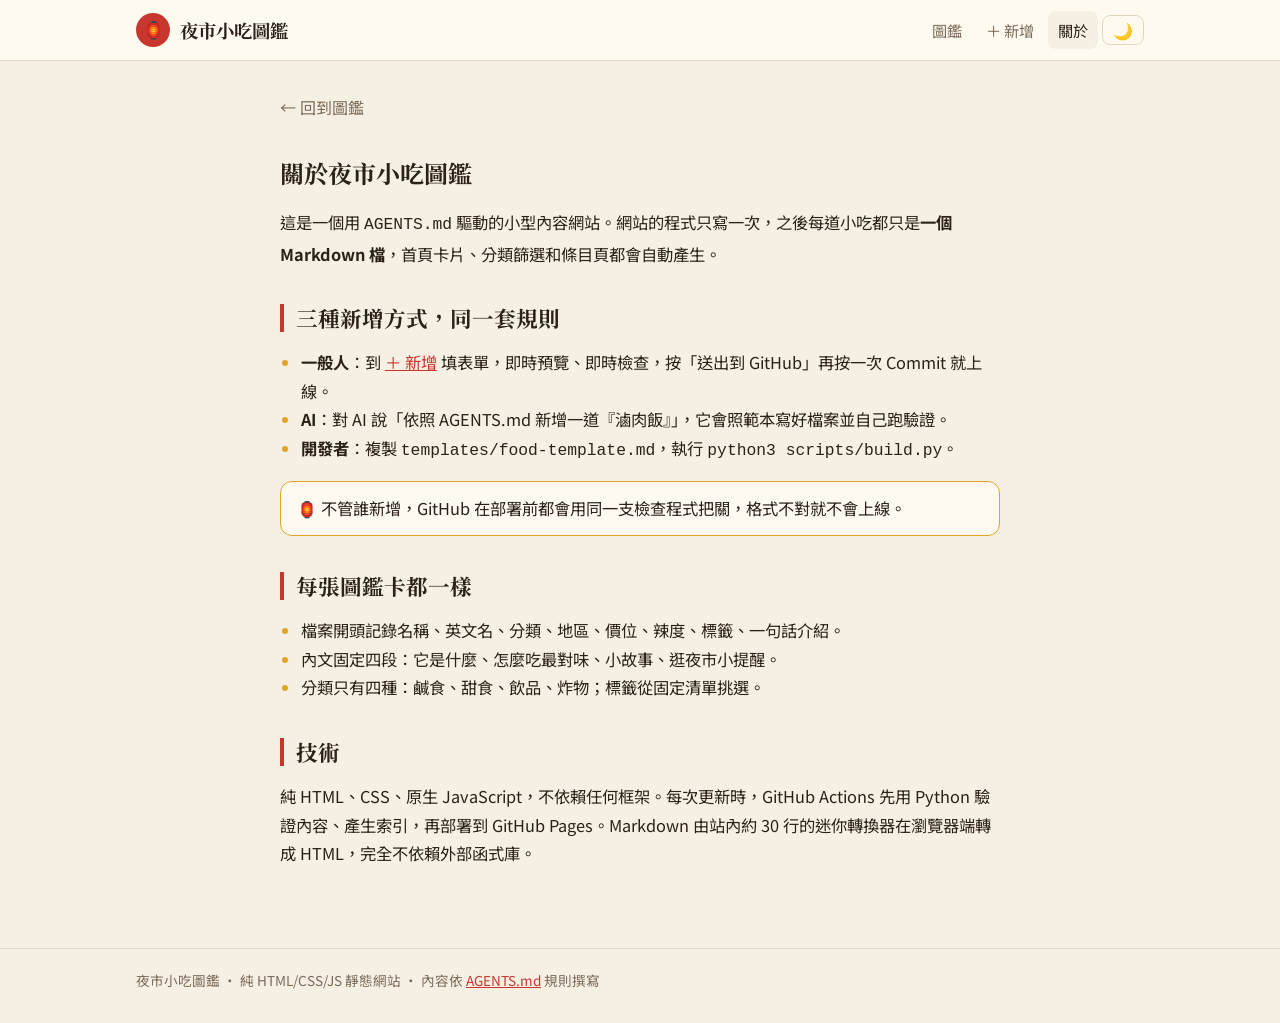
<file: about.html>
<!doctype html>
<html lang="zh-Hant">
<head>
  <meta charset="utf-8">
  <meta name="viewport" content="width=device-width, initial-scale=1">
  <link rel="preconnect" href="https://fonts.googleapis.com">
  <link rel="preconnect" href="https://fonts.gstatic.com" crossorigin>
  <link href="https://fonts.googleapis.com/css2?family=Noto+Sans+TC:wght@400;500;700&family=Noto+Serif+TC:wght@700&display=swap" rel="stylesheet">
  <link rel="stylesheet" href="assets/css/style.css">
  <link rel="icon" href="data:image/svg+xml,<svg xmlns=%22http://www.w3.org/2000/svg%22 viewBox=%220 0 100 100%22><text y=%22.9em%22 font-size=%2290%22>🏮</text></svg>">
  <title>關於本站｜夜市小吃圖鑑</title>
  <meta name="description" content="夜市小吃圖鑑的設計理念與內容撰寫規則。">
</head>
<body>
  <header class="site-header">
    <div class="wrap">
      <a class="brand" href="index.html"><span class="brand-mark">🏮</span><span>夜市小吃圖鑑</span></a>
      <nav class="nav">
        <a href="index.html">圖鑑</a>
        <a href="add.html">＋ 新增</a>
        <a href="about.html" aria-current="page">關於</a>
        <button class="theme-btn" type="button" aria-label="切換深淺色">🌙</button>
      </nav>
    </div>
  </header>
  <main class="wrap">
    <article class="entry prose">
      <a class="back" href="index.html">← 回到圖鑑</a>
      <h1>關於夜市小吃圖鑑</h1>
      <p>這是一個用 <code>AGENTS.md</code> 驅動的小型內容網站。網站的程式只寫一次，之後每道小吃都只是<strong>一個 Markdown 檔</strong>，首頁卡片、分類篩選和條目頁都會自動產生。</p>

      <h2>三種新增方式，同一套規則</h2>
      <ul>
        <li><strong>一般人</strong>：到 <a href="add.html">＋ 新增</a> 填表單，即時預覽、即時檢查，按「送出到 GitHub」再按一次 Commit 就上線。</li>
        <li><strong>AI</strong>：對 AI 說「依照 AGENTS.md 新增一道『滷肉飯』」，它會照範本寫好檔案並自己跑驗證。</li>
        <li><strong>開發者</strong>：複製 <code>templates/food-template.md</code>，執行 <code>python3 scripts/build.py</code>。</li>
      </ul>
      <blockquote><p>不管誰新增，GitHub 在部署前都會用同一支檢查程式把關，格式不對就不會上線。</p></blockquote>

      <h2>每張圖鑑卡都一樣</h2>
      <ul>
        <li>檔案開頭記錄名稱、英文名、分類、地區、價位、辣度、標籤、一句話介紹。</li>
        <li>內文固定四段：它是什麼、怎麼吃最對味、小故事、逛夜市小提醒。</li>
        <li>分類只有四種：鹹食、甜食、飲品、炸物；標籤從固定清單挑選。</li>
      </ul>

      <h2>技術</h2>
      <p>純 HTML、CSS、原生 JavaScript，不依賴任何框架。每次更新時，GitHub Actions 先用 Python 驗證內容、產生索引，再部署到 GitHub Pages。Markdown 由站內約 30 行的迷你轉換器在瀏覽器端轉成 HTML，完全不依賴外部函式庫。</p>
    </article>
  </main>
  <footer class="site-footer">
    <div class="wrap">夜市小吃圖鑑 · 純 HTML/CSS/JS 靜態網站 · 內容依 <a href="https://github.com/laugwang/night-market-guide/blob/main/AGENTS.md">AGENTS.md</a> 規則撰寫</div>
  </footer>
  <script src="assets/js/common.js"></script>
</body>
</html>
</file>
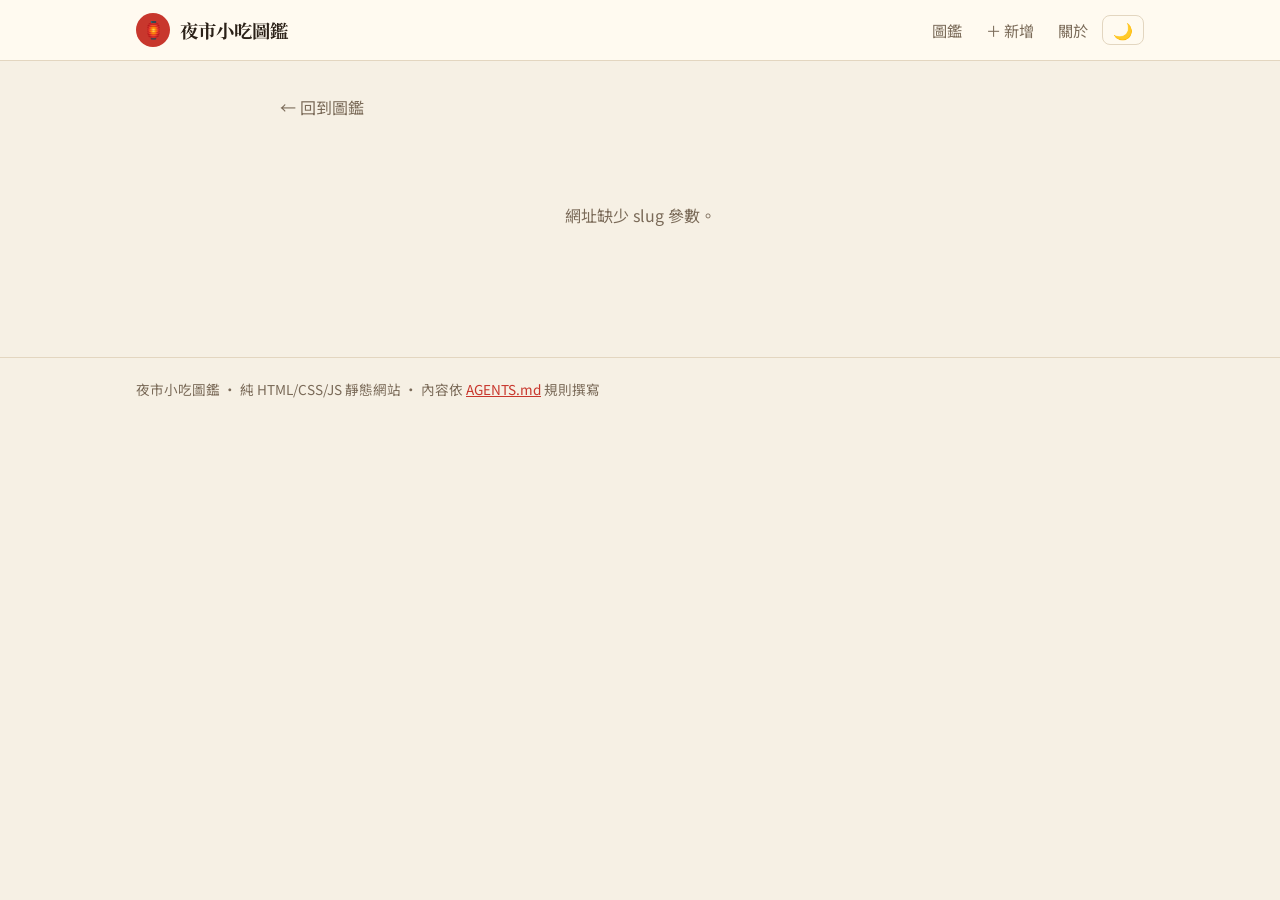
<file: food.html>
<!doctype html>
<html lang="zh-Hant">
<head>
  <meta charset="utf-8">
  <meta name="viewport" content="width=device-width, initial-scale=1">
  <link rel="preconnect" href="https://fonts.googleapis.com">
  <link rel="preconnect" href="https://fonts.gstatic.com" crossorigin>
  <link href="https://fonts.googleapis.com/css2?family=Noto+Sans+TC:wght@400;500;700&family=Noto+Serif+TC:wght@700&display=swap" rel="stylesheet">
  <link rel="stylesheet" href="assets/css/style.css">
  <link rel="icon" href="data:image/svg+xml,<svg xmlns=%22http://www.w3.org/2000/svg%22 viewBox=%220 0 100 100%22><text y=%22.9em%22 font-size=%2290%22>🏮</text></svg>">
  <title>夜市小吃圖鑑</title>
  <meta name="description" content="夜市小吃圖鑑條目">
</head>
<body>
  <header class="site-header">
    <div class="wrap">
      <a class="brand" href="index.html"><span class="brand-mark">🏮</span><span>夜市小吃圖鑑</span></a>
      <nav class="nav">
        <a href="index.html">圖鑑</a>
        <a href="add.html">＋ 新增</a>
        <a href="about.html">關於</a>
        <button class="theme-btn" type="button" aria-label="切換深淺色">🌙</button>
      </nav>
    </div>
  </header>
  <main class="wrap">
    <div id="entry" class="entry"><p class="empty">載入中…</p></div>
  </main>
  <footer class="site-footer">
    <div class="wrap">夜市小吃圖鑑 · 純 HTML/CSS/JS 靜態網站 · 內容依 <a href="https://github.com/laugwang/night-market-guide/blob/main/AGENTS.md">AGENTS.md</a> 規則撰寫</div>
  </footer>
  <script src="assets/js/common.js"></script>
  <script src="assets/js/food.js"></script>
</body>
</html>
</file>
<file: assets/css/style.css>
/* 夜市小吃圖鑑 — 唯一樣式表
   規則：所有顏色只能用下方 token，禁止在其他地方寫死色碼（見 AGENTS.md §5） */

:root {
  --bg: #f6f0e4;
  --surface: #fffaf0;
  --ink: #2b2118;
  --muted: #7a6a58;
  --lantern: #c8372d;
  --amber: #e0a526;
  --line: #e3d6c0;
  --shadow: 0 1px 2px rgb(60 40 20 / 0.06), 0 6px 18px rgb(60 40 20 / 0.08);
  --radius: 16px;
  --font-sans: "Noto Sans TC", system-ui, sans-serif;
  --font-serif: "Noto Serif TC", Georgia, serif;
  color-scheme: light;
}

@media (prefers-color-scheme: dark) {
  :root:not([data-theme="light"]) {
    --bg: #17130f;
    --surface: #221c16;
    --ink: #f1e7d6;
    --muted: #a8987f;
    --lantern: #ff6a5c;
    --amber: #f2bf4a;
    --line: #3a3027;
    --shadow: 0 1px 2px rgb(0 0 0 / 0.3), 0 6px 18px rgb(0 0 0 / 0.35);
    color-scheme: dark;
  }
}
:root[data-theme="dark"] {
  --bg: #17130f;
  --surface: #221c16;
  --ink: #f1e7d6;
  --muted: #a8987f;
  --lantern: #ff6a5c;
  --amber: #f2bf4a;
  --line: #3a3027;
  --shadow: 0 1px 2px rgb(0 0 0 / 0.3), 0 6px 18px rgb(0 0 0 / 0.35);
  color-scheme: dark;
}

* { box-sizing: border-box; }
html { -webkit-text-size-adjust: 100%; }
body {
  margin: 0;
  background: var(--bg);
  color: var(--ink);
  font-family: var(--font-sans);
  line-height: 1.75;
  overflow-x: hidden;
}
a { color: var(--lantern); }
h1, h2, h3 { font-family: var(--font-serif); line-height: 1.3; }

.wrap { max-width: 1040px; margin: 0 auto; padding: 0 16px; }

/* ---------- Header ---------- */
.site-header {
  border-bottom: 1px solid var(--line);
  background: var(--surface);
  position: sticky; top: 0; z-index: 10;
}
.site-header .wrap {
  display: flex; align-items: center; justify-content: space-between;
  gap: 12px; min-height: 60px;
}
.brand {
  display: flex; align-items: center; gap: 10px;
  color: var(--ink); text-decoration: none;
  font-family: var(--font-serif); font-weight: 700; font-size: 1.15rem;
}
.brand-mark {
  width: 34px; height: 34px; border-radius: 50%;
  display: grid; place-items: center;
  background: var(--lantern); color: var(--surface); font-size: 1.05rem;
}
.nav { display: flex; align-items: center; gap: 4px; }
.nav a, .theme-btn {
  color: var(--muted); text-decoration: none; font-size: 0.95rem;
  padding: 6px 10px; border-radius: 8px;
}
.nav a:hover, .nav a[aria-current="page"] { color: var(--ink); background: var(--bg); }
.theme-btn {
  border: 1px solid var(--line); background: transparent; cursor: pointer;
  font: inherit; line-height: 1;
}

/* ---------- Hero ---------- */
.hero { padding: 48px 0 24px; }
.hero h1 { font-size: clamp(1.9rem, 5vw, 2.8rem); margin: 0 0 8px; }
.hero h1 em { font-style: normal; color: var(--lantern); }
.hero p { color: var(--muted); margin: 0; max-width: 36em; }

/* ---------- Toolbar ---------- */
.toolbar { display: flex; flex-wrap: wrap; gap: 10px; align-items: center; margin: 24px 0 8px; }
.search {
  flex: 1 1 240px; min-width: 0;
  padding: 10px 14px; border-radius: 999px;
  border: 1px solid var(--line); background: var(--surface); color: var(--ink);
  font: inherit;
}
.search:focus { outline: 2px solid var(--amber); outline-offset: 1px; }
.chips { display: flex; flex-wrap: wrap; gap: 6px; }
.chip {
  border: 1px solid var(--line); background: var(--surface); color: var(--muted);
  padding: 6px 12px; border-radius: 999px; cursor: pointer; font: inherit; font-size: 0.9rem;
}
.chip[aria-pressed="true"] { background: var(--lantern); border-color: var(--lantern); color: var(--surface); }
.count { color: var(--muted); font-size: 0.9rem; margin: 8px 0 16px; }

/* ---------- Cards ---------- */
.grid {
  display: grid; gap: 16px;
  grid-template-columns: repeat(auto-fill, minmax(min(100%, 280px), 1fr));
  padding-bottom: 48px;
}
.card {
  position: relative; display: flex; flex-direction: column; gap: 6px;
  background: var(--surface); border: 1px solid var(--line); border-radius: var(--radius);
  padding: 18px; color: var(--ink); text-decoration: none; box-shadow: var(--shadow);
  transition: transform .15s ease, border-color .15s ease;
}
.card:hover { transform: translateY(-2px); border-color: var(--amber); }
.card-top { display: flex; justify-content: space-between; align-items: flex-start; }
.stamp {
  width: 52px; height: 52px; border-radius: 50%;
  display: grid; place-items: center; font-size: 1.6rem;
  background: var(--bg); border: 2px dashed var(--lantern);
}
.badge {
  font-size: 0.78rem; padding: 2px 10px; border-radius: 999px;
  border: 1px solid var(--lantern); color: var(--lantern);
}
.card h3 { margin: 8px 0 0; font-size: 1.3rem; }
.card .en { color: var(--muted); font-size: 0.85rem; letter-spacing: .02em; }
.card .summary { margin: 4px 0 8px; font-size: 0.95rem; }
.meta { display: flex; flex-wrap: wrap; gap: 6px 14px; margin-top: auto; font-size: 0.85rem; color: var(--muted); }
.meta b { color: var(--ink); font-weight: 500; }
.tags { display: flex; flex-wrap: wrap; gap: 6px; }
.tag { font-size: 0.78rem; color: var(--muted); background: var(--bg); padding: 1px 8px; border-radius: 6px; }

.empty { text-align: center; color: var(--muted); padding: 48px 0; }

/* ---------- Entry page ---------- */
.entry { max-width: 720px; margin: 0 auto; padding: 32px 0 64px; }
.back { display: inline-block; margin-bottom: 16px; text-decoration: none; color: var(--muted); }
.back:hover { color: var(--lantern); }
.entry-head {
  display: grid; grid-template-columns: auto 1fr; gap: 16px; align-items: center;
  background: var(--surface); border: 1px solid var(--line); border-radius: var(--radius);
  padding: 20px; box-shadow: var(--shadow);
}
.entry-head .stamp { width: 76px; height: 76px; font-size: 2.4rem; }
.entry-head h1 { margin: 0; font-size: clamp(1.7rem, 5vw, 2.3rem); }
.entry-head .en { color: var(--muted); }
.entry-facts {
  display: grid; grid-template-columns: repeat(auto-fit, minmax(120px, 1fr));
  gap: 10px; margin: 16px 0 8px;
}
.fact { background: var(--surface); border: 1px solid var(--line); border-radius: 12px; padding: 10px 14px; }
.fact small { display: block; color: var(--muted); font-size: 0.78rem; }
.fact span { font-weight: 500; }

.prose h2 {
  margin: 36px 0 10px; font-size: 1.35rem;
  padding-left: 12px; border-left: 4px solid var(--lantern);
}
.prose p, .prose li { font-size: 1.02rem; }
.prose ul { padding-left: 1.3em; }
.prose li::marker { color: var(--amber); }
.prose blockquote {
  margin: 12px 0; padding: 12px 16px; border-radius: 12px;
  background: var(--surface); border: 1px solid var(--amber);
}
.prose blockquote p { margin: 0; }
.prose blockquote::before { content: "🏮 "; }
.prose blockquote p { display: inline; }

.pager { display: flex; justify-content: space-between; gap: 12px; margin-top: 40px; flex-wrap: wrap; }
.pager a {
  flex: 1 1 200px; text-decoration: none; color: var(--ink);
  background: var(--surface); border: 1px solid var(--line); border-radius: 12px; padding: 12px 16px;
}
.pager a:hover { border-color: var(--amber); }
.pager small { display: block; color: var(--muted); }
.pager .next { text-align: right; }

/* ---------- Footer ---------- */
.site-footer { border-top: 1px solid var(--line); color: var(--muted); font-size: 0.85rem; padding: 20px 0 32px; }

@media (max-width: 480px) {
  .hero { padding-top: 32px; }
  .nav a { padding: 6px 6px; }
  .brand span:last-child { font-size: 1rem; }
}

/* ---------- 新增表單 add.html ---------- */
.add-layout {
  display: grid; gap: 24px; align-items: start; padding-bottom: 48px;
  grid-template-columns: minmax(0, 1fr) minmax(0, 380px);
}
@media (max-width: 860px) { .add-layout { grid-template-columns: minmax(0, 1fr); } }
.add-form fieldset {
  border: 1px solid var(--line); border-radius: var(--radius); background: var(--surface);
  padding: 8px 18px 18px; margin: 0 0 16px; min-width: 0;
}
.add-form legend { font-family: var(--font-serif); font-weight: 700; padding: 0 6px; }
.field { display: flex; flex-direction: column; gap: 6px; margin-top: 14px; font-weight: 500; min-width: 0; }
.field-row { display: grid; gap: 0 16px; grid-template-columns: repeat(auto-fit, minmax(200px, 1fr)); }
.req { color: var(--lantern); }
.hint { color: var(--muted); font-weight: 400; font-size: 0.82rem; }
.add-form input:not([type="radio"]):not([type="checkbox"]), .add-form textarea {
  width: 100%; padding: 9px 12px; border-radius: 10px; font: inherit; font-weight: 400;
  border: 1px solid var(--line); background: var(--bg); color: var(--ink);
}
.add-form textarea { resize: vertical; line-height: 1.6; }
.add-form input:focus, .add-form textarea:focus { outline: 2px solid var(--amber); outline-offset: 1px; }
.price-row { display: flex; align-items: center; gap: 8px; }
.price-row span { color: var(--muted); font-weight: 400; }
.emoji-input { max-width: 200px; }
.emoji-row, .choice-row { display: flex; flex-wrap: wrap; gap: 6px; }
.emoji-btn {
  width: 40px; height: 40px; font-size: 1.3rem; cursor: pointer; border-radius: 10px;
  border: 1px solid var(--line); background: var(--bg);
}
.emoji-btn[aria-pressed="true"] { border: 2px solid var(--lantern); }
.chip-choice { position: relative; }
.chip-choice input { position: absolute; opacity: 0; inset: 0; cursor: pointer; margin: 0; }
.chip-choice span {
  display: inline-block; padding: 5px 12px; border-radius: 999px; font-weight: 400; font-size: 0.9rem;
  border: 1px solid var(--line); background: var(--bg); color: var(--muted);
}
.chip-choice input:checked + span { background: var(--lantern); border-color: var(--lantern); color: var(--surface); }
.chip-choice input:focus-visible + span { outline: 2px solid var(--amber); outline-offset: 1px; }

.form-errors {
  border: 1px dashed var(--line); border-radius: 12px; padding: 4px 16px; margin-bottom: 16px;
  color: var(--muted); font-size: 0.92rem;
}
.form-errors ul { margin: 0 0 10px; padding-left: 1.2em; }
.form-errors .ok { color: var(--ink); }
.form-actions { display: flex; flex-wrap: wrap; gap: 8px; }
.btn {
  font: inherit; cursor: pointer; padding: 9px 16px; border-radius: 999px;
  border: 1px solid var(--line); background: var(--surface); color: var(--ink);
}
.btn.primary { background: var(--lantern); border-color: var(--lantern); color: var(--surface); font-weight: 500; }
.btn.primary:disabled { opacity: 0.45; cursor: not-allowed; }
.btn.ghost { background: transparent; color: var(--muted); }
.howto { margin-top: 16px; color: var(--muted); font-size: 0.92rem; }
.howto summary { cursor: pointer; color: var(--ink); }

.add-preview { position: sticky; top: 76px; }
@media (max-width: 860px) { .add-preview { position: static; } }
.preview-label { margin: 0 0 8px; color: var(--muted); font-size: 0.85rem; }
.add-preview .card:hover { transform: none; }
.preview-body {
  background: var(--surface); border: 1px solid var(--line); border-radius: var(--radius);
  padding: 4px 18px 12px; max-height: 60vh; overflow: auto; margin-top: 0;
}
.preview-body h2 { margin-top: 20px; font-size: 1.1rem; }
.add-preview > div { margin-bottom: 16px; }
</file>
